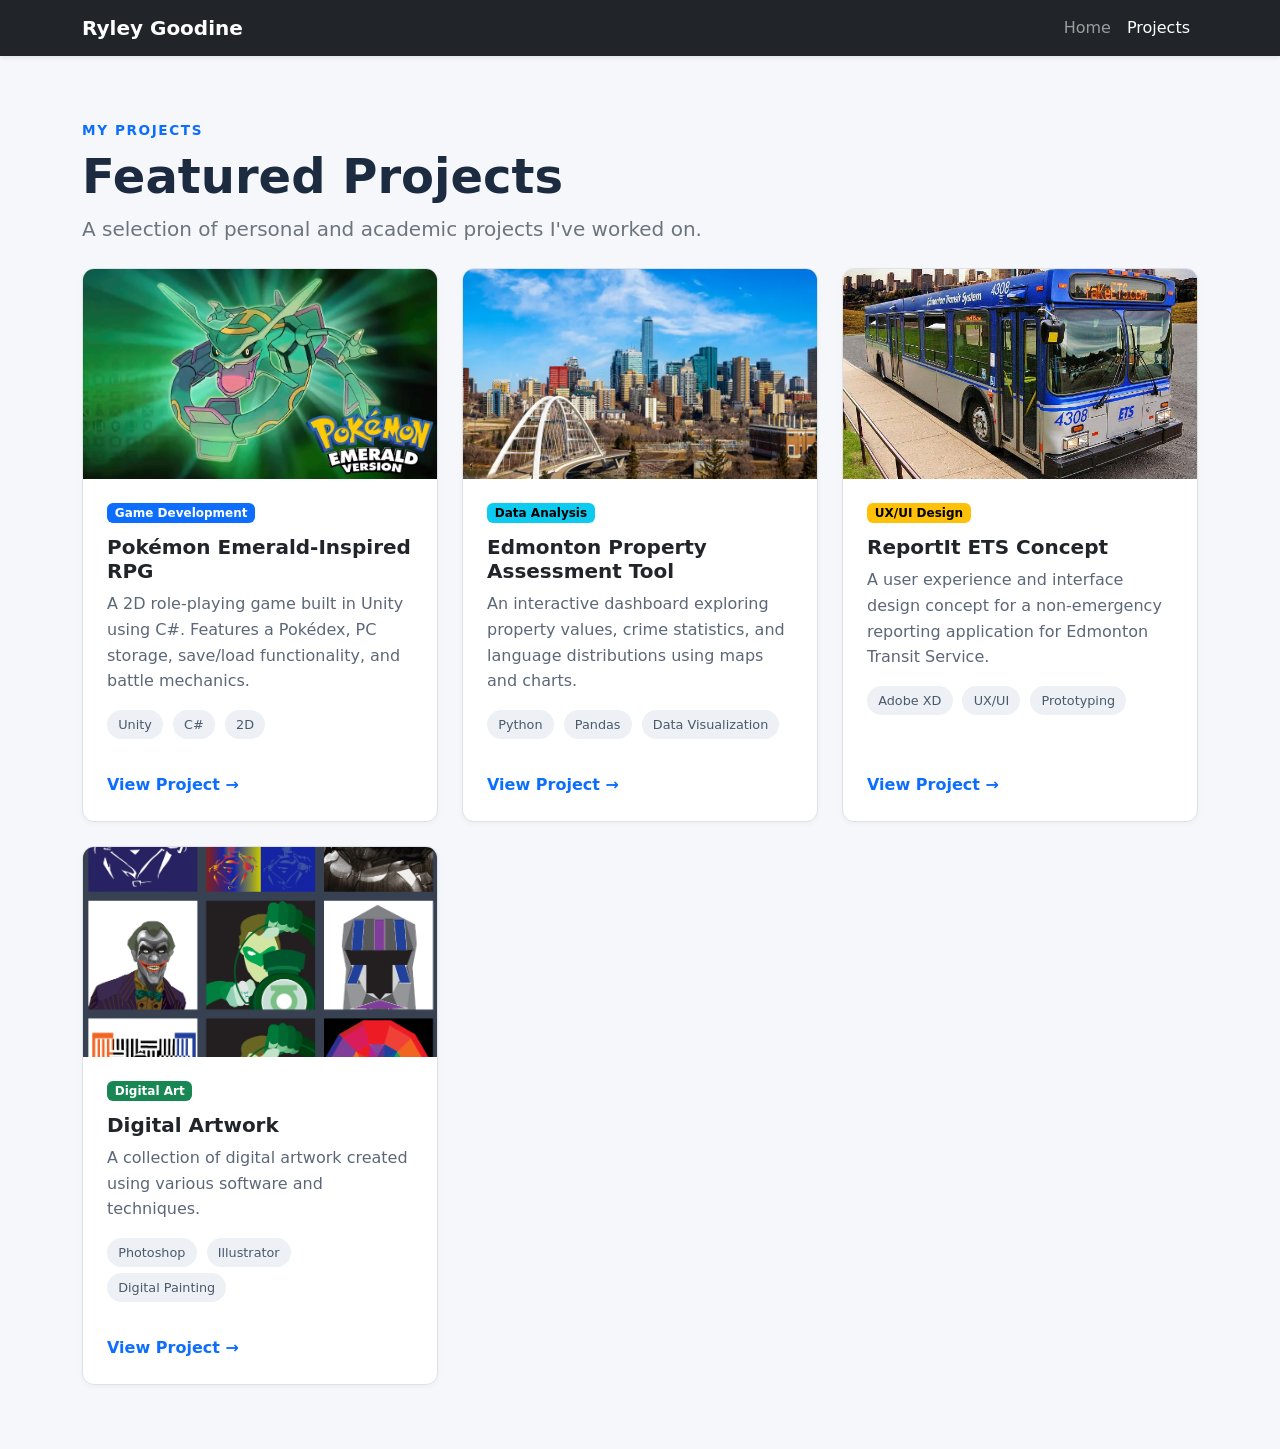
<file: projects.html>
<!DOCTYPE html>
<html lang="en">
	<head>
		<meta charset="UTF-8">
		<meta name="viewport" content="width=device-width, initial-scale=1.0">
		<title>My Projects | Portfolio</title>
		
		<!-- Bootstrap 5.3.8 CSS -->
		 <link href="https://cdn.jsdelivr.net/npm/bootstrap@5.3.8/dist/css/bootstrap.min.css"
		 		rel="stylesheet">
		
	
    <style>
        body { background-color: #f5f7fa; color: #1c2b40; }
        .projects-section { padding: 4rem 0; }

        .section-label {
            color: #0d6efd;
            font-size: 0.85rem;
            font-weight: 700;
            letter-spacing: 0.1rem;
            text-transform: uppercase;
        }

        .project-card-link {
            display: block;
            height: 100%;
            color: inherit;
            text-decoration: none;
            border-radius: 0.75rem;
        }

        .project-card {
            height: 100%;
            overflow: hidden;
            border: 1px solid #dee2e6;
            border-radius: 0.75rem;
            background-color: #fff;
            box-shadow: 0 2px 5px rgba(0, 0, 0, 0.04);
            transition: transform 0.2s ease,
                        box-shadow 0.2s ease,
                        border-color 0.2s ease;
        }

        .project-card-link:hover .project-card,
        .project-card-link:focus-visible .project-card {
            transform: translateY(-5px);
            border-color: #86b7fe;
            box-shadow: 0 10px 25px rgba(0, 0, 0, 0.1);
        }

        .project-card-link:focus-visible {
            outline: 3px solid #0d6efd;
            outline-offset: 4px;
        }

        .project-image {
            width: 100%;
            height: 210px;
            object-fit: cover;
            background-color: #e9ecef;
        }

        .project-card .card-body {
            display: flex;
            flex-direction: column;
            padding: 1.5rem;
        }

        .project-category {
            width: fit-content;
            margin-bottom: 0.75rem;
        }

        .project-description {
            color: #5c6778;
            line-height: 1.6;
        }

        .technology-tag {
            display: inline-block;
            padding: 0.3rem 0.7rem;
            margin: 0 0.3rem 0.4rem 0;
            border-radius: 50rem;
            background-color: #edf1f5;
            color: #4b596b;
            font-size: 0.8rem;
        }

        .project-link {
            margin-top: auto;
            padding-top: 1.25rem;
            color: #0d6efd;
            font-weight: 600;
        }

        .project-card-link:hover .project-link {
            color: #084298;
        }

        @media (prefers-reduced-motion: reduce) {
            .project-card {
                transition: none;
            }

            .project-card-link:hover .project-card {
                transform: none;
            }
        }
    </style>

	</head>

	<body>
    <header>
<nav class="navbar navbar-expand-lg navbar-dark bg-dark sticky-top shadow-sm">
    <div class="container">
        <a class="navbar-brand fw-bold" 
            href="index.html">Ryley Goodine</a>
        <button class="navbar-toggler"
                type="button"
                data-bs-toggle="collapse"
                data-bs-target="#mainNavbar"
                aria-controls="mainNavbar"
                aria-expanded="false"
                aria-label="Toggle navigation">
            <span class="navbar-toggler-icon"></span>
        </button>
        <div class="collapse navbar-collapse" id="mainNavbar">
            <ul class="navbar-nav ms-auto mb-2 mb-lg-0">
                <li class="nav-item"><a class="nav-link" aria-current="page" href="index.html">Home</a></li>
                <li class="nav-item"><a class="nav-link active" href="projects.html">Projects</a></li>
            </ul>
        </div>
    </div>
</nav>
</header>

<main>

	<section class="projects-section">
        <div class="container">

            <!-- Section heading -->
            <header class="mb-4">
                <p class="section-label mb-2">My Projects</p>
                <h1 class="display-5 fw-bold">Featured Projects</h1>
                <p class="text-secondary fs-5">
                    A selection of personal and academic projects I've worked on.
                </p>
            </header>

            <!-- Responsive project grid -->
            <div class="row row-cols-1 row-cols-md-2 row-cols-lg-3 g-4">

                <!-- Project 1 -->
                <div class="col">
                    <a href="projects/pokemon-capstone-project.html"
                       class="project-card-link">
                        <article class="card project-card">
                            <img src="images/pokemon-capstone.jpg"
                                 class="project-image"
                                 alt="Gameplay from a 2D role-playing game"
                                 loading="lazy">

                            <div class="card-body">
                                <span class="badge text-bg-primary project-category">
                                    Game Development
                                </span>

                                <h2 class="h5 fw-bold">
                                    Pokémon Emerald-Inspired RPG
                                </h2>

                                <p class="project-description">
                                    A 2D role-playing game built in Unity using
                                    C#. Features a Pokédex, PC storage,
                                    save/load functionality, and battle mechanics.
                                </p>

                                <div class="mb-2">
                                    <span class="technology-tag">Unity</span>
                                    <span class="technology-tag">C#</span>
                                    <span class="technology-tag">2D</span>
                                </div>

                                <span class="project-link">
                                    View Project &rarr;
                                </span>
                            </div>
                        </article>
                    </a>
                </div>

                <!-- Project 2 -->
                <div class="col">
                    <a href="projects/edmonton-property-tool.html"
                       class="project-card-link">
                        <article class="card project-card">
                            <img src="images/property-assessment.jpg"
                                 class="project-image"
                                 alt="Data visualization dashboard for Edmonton"
                                 loading="lazy">

                            <div class="card-body">
                                <span class="badge text-bg-info project-category">
                                    Data Analysis
                                </span>

                                <h2 class="h5 fw-bold">
                                    Edmonton Property Assessment Tool
                                </h2>

                                <p class="project-description">
                                    An interactive dashboard exploring property
                                    values, crime statistics, and language
                                    distributions using maps and charts.
                                </p>

                                <div class="mb-2">
                                    <span class="technology-tag">Python</span>
                                    <span class="technology-tag">Pandas</span>
                                    <span class="technology-tag">Data Visualization</span>
                                </div>

                                <span class="project-link">
                                    View Project &rarr;
                                </span>
                            </div>
                        </article>
                    </a>
                </div>

                <!-- Project 3 -->
                <div class="col">
                    <a href="projects/reportit-ets.html"
                       class="project-card-link">
                        <article class="card project-card">
                            <img src="images/ets-bus.jpg"
                                 class="project-image"
                                 alt="ReportIt ETS mobile application design concept"
                                 loading="lazy">

                            <div class="card-body">
                                <span class="badge text-bg-warning project-category">
                                    UX/UI Design
                                </span>

                                <h2 class="h5 fw-bold">ReportIt ETS Concept</h2>

                                <p class="project-description">
                                    A user experience and interface design
                                    concept for a non-emergency reporting
                                    application for Edmonton Transit Service.
                                </p>

                                <div class="mb-2">
                                    <span class="technology-tag">Adobe XD</span>
                                    <span class="technology-tag">UX/UI</span>
                                    <span class="technology-tag">Prototyping</span>
                                </div>

                                <span class="project-link">
                                    View Project &rarr;
                                </span>
                            </div>
                        </article>
                    </a>
                </div>

                <!-- Project 4 -->
                <div class="col">
                    <a href="projects/artwork.html"
                       class ="project-card-link">
                        <article class="card project-card">
                            <img src="images/artwork.png"
                                 class="project-image"
                                 alt="Digital artwork of a fantasy landscape"
                                 loading="lazy">

                            <div class="card-body">
                                <span class="badge text-bg-success project-category">
                                    Digital Art
                                </span>

                                <h2 class="h5 fw-bold">Digital Artwork</h2>

                                <p class="project-description">
                                    A collection of digital artwork created
                                    using various software and techniques.
                                </p>

                                <div class="mb-2">
                                    <span class="technology-tag">Photoshop</span>
                                    <span class="technology-tag">Illustrator</span>
                                    <span class="technology-tag">Digital Painting</span>
                                </div>

                                <span class="project-link">
                                    View Project &rarr;
                                </span>
                            </div>
                        </article>

                    </a>
                </div>

            </div>
        </div>
    </section>
		</main>

        <footer></footer>

        	<!-- Bootstrap JavaScript bundle -->
    <script src="https://cdn.jsdelivr.net/npm/bootstrap@5.3.8/dist/js/bootstrap.bundle.min.js"></script>
    <script src="https://player.vimeo.com/api/player.js"></script>

	</body>
</file>
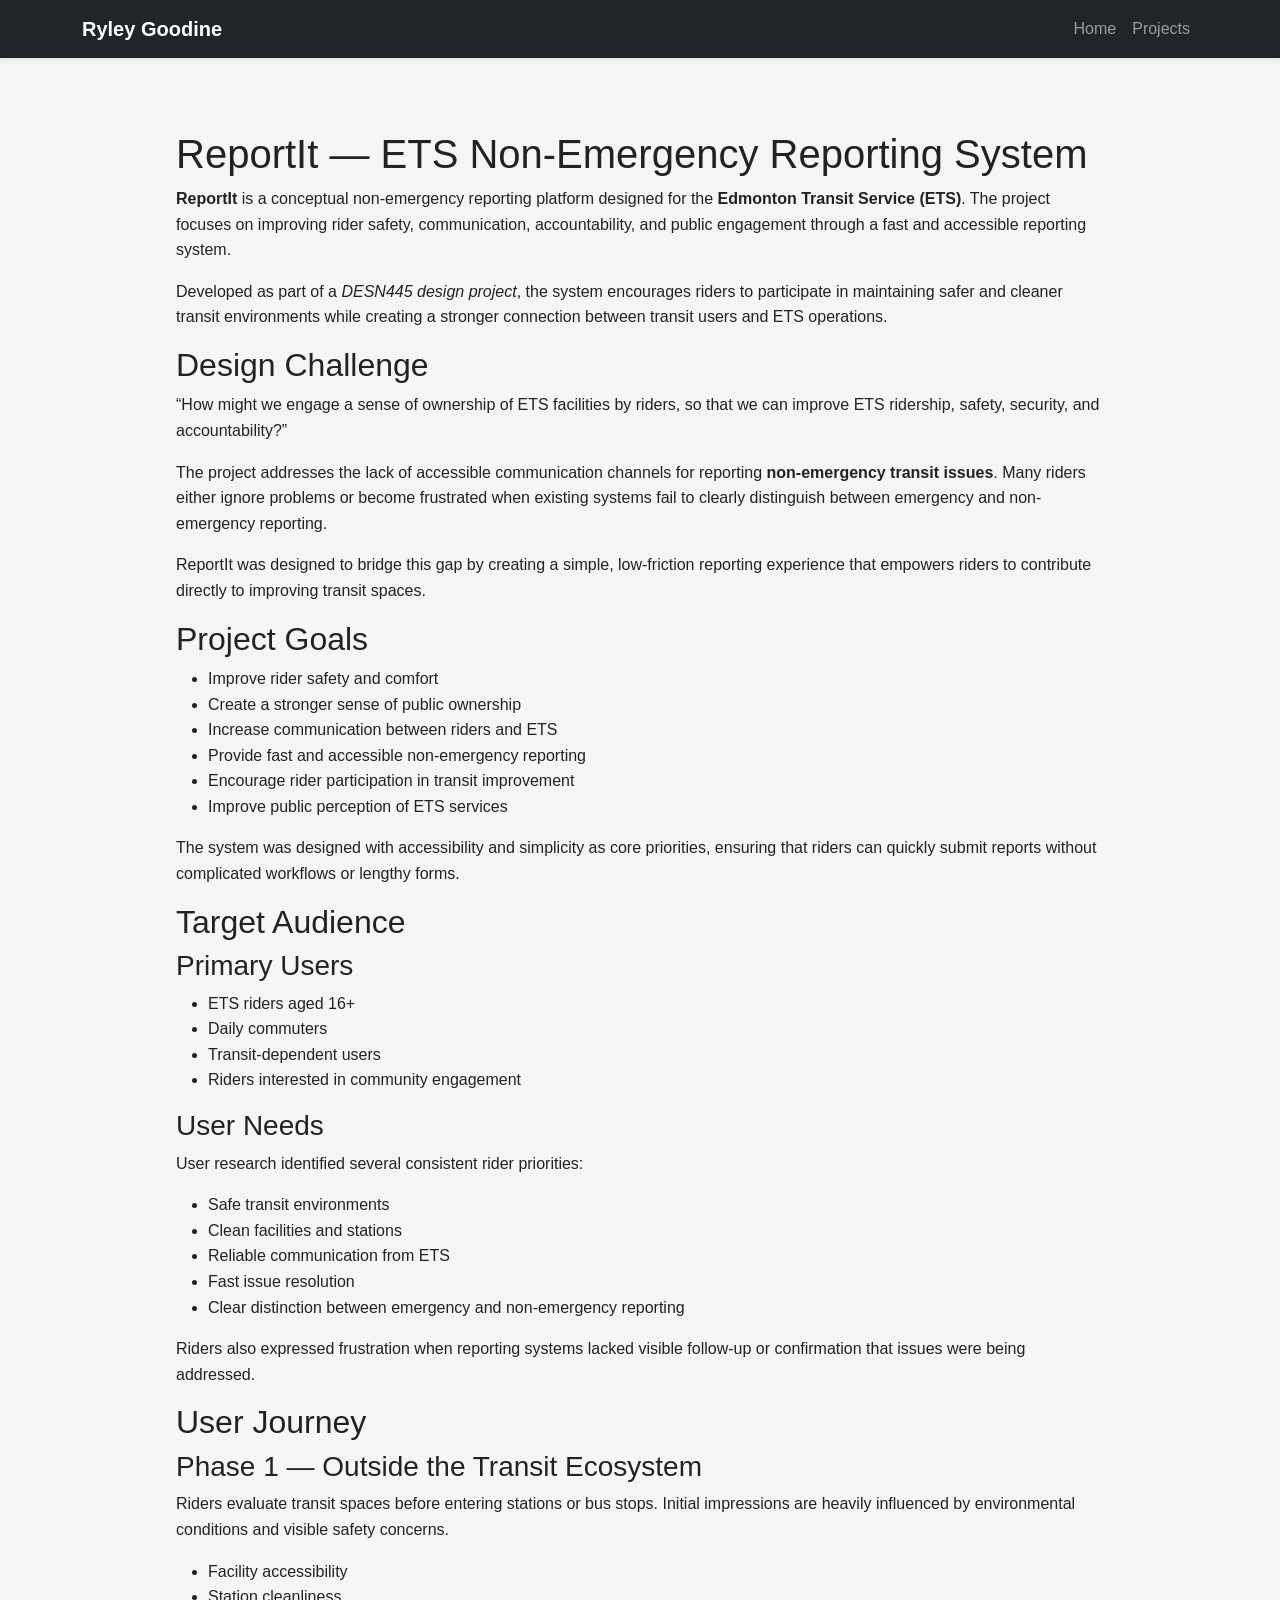
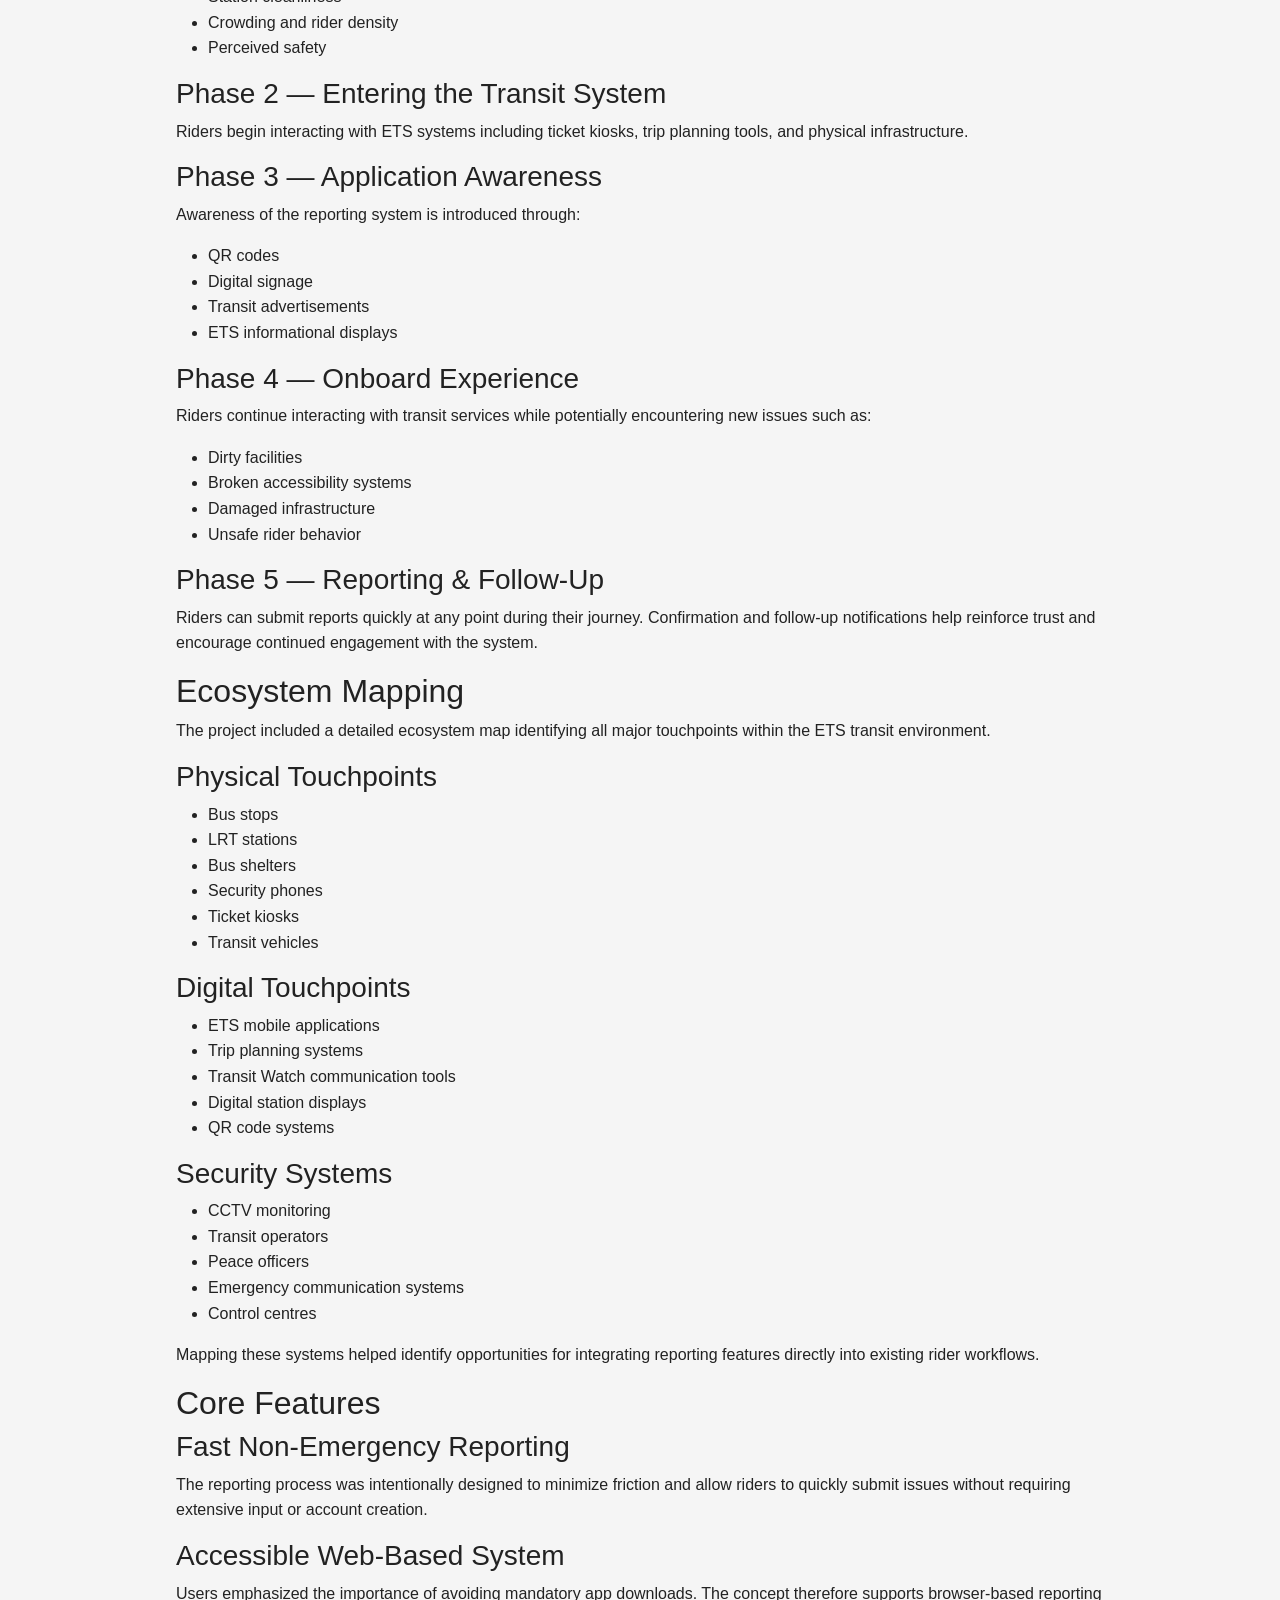
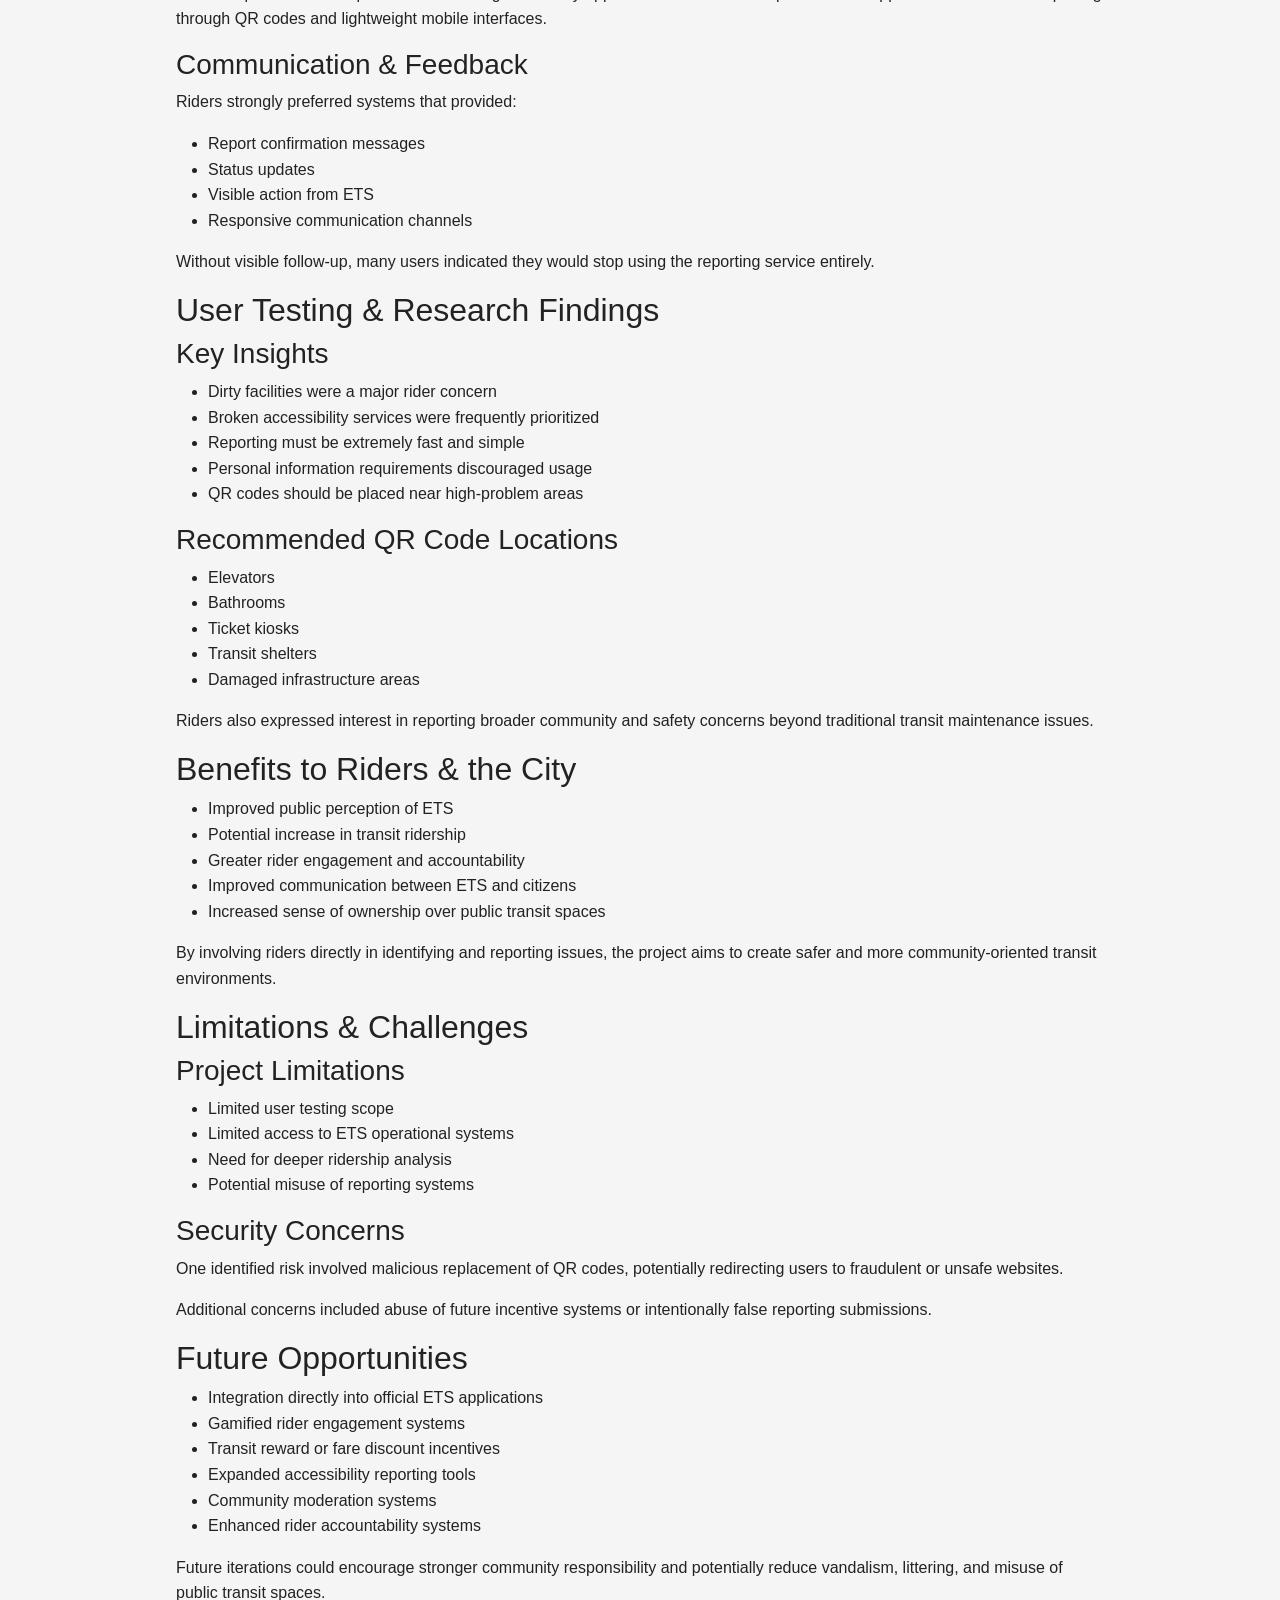
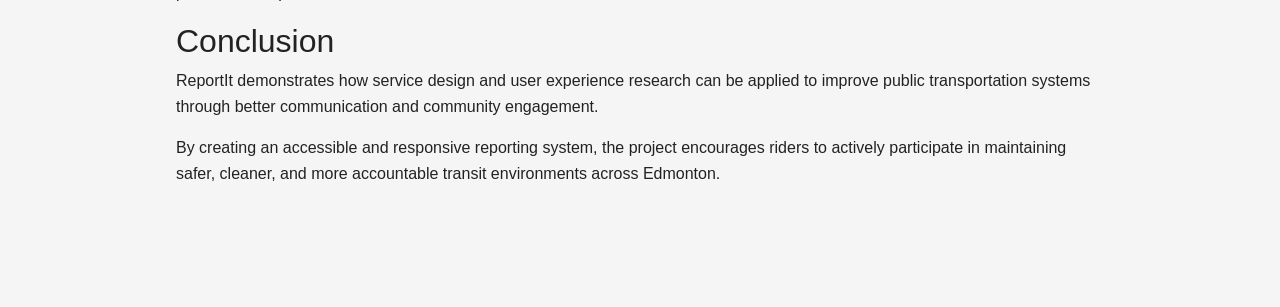
<file: projects/reportit-ets.html>
<!DOCTYPE html>
<html lang="en">
<head>
    <meta charset="UTF-8">
    <meta name="viewport" content="width=device-width, initial-scale=1.0">
    <title>ReportIt ETS</title>
	
	<!-- Bootstrap 5.3.8 CSS -->
	<link href="https://cdn.jsdelivr.net/npm/bootstrap@5.3.8/dist/css/bootstrap.min.css"
		   rel="stylesheet">
	<link rel="stylesheet" href="../css/style.css">
</head>

<body>

	<!-- Header -->
	<header>
		<nav class="navbar navbar-expand-lg navbar-dark bg-dark sticky-top shadow-sm">
			<div class="container">
				<a class="navbar-brand fw-bold" 
					href="index.html">Ryley Goodine</a>
				<button class="navbar-toggler"
						type="button"
						data-bs-toggle="collapse"
						data-bs-target="#mainNavbar"
						aria-controls="mainNavbar"
						aria-expanded="false"
						aria-label="Toggle navigation">
					<span class="navbar-toggler-icon"></span>
				</button>
				<div class="collapse navbar-collapse" id="mainNavbar">
					<ul class="navbar-nav ms-auto mb-2 mb-lg-0">
						<li class="nav-item"><a class="nav-link" href="index.html">Home</a></li>
						<li class="nav-item"><a class="nav-link" href="projects.html">Projects</a></li>
					</ul>
				</div>
			</div>
		</nav>
	</header>


	<main>
		<div class="container">


			<!-- ETS Bus Safety User Experience Redesign -->

<!--  -->
<section>
<h1>ReportIt — ETS Non-Emergency Reporting System</h1>

<p><strong>ReportIt</strong> is a conceptual non-emergency reporting platform designed for the
<strong>Edmonton Transit Service (ETS)</strong>. The project focuses on improving rider safety,
communication, accountability, and public engagement through a fast and accessible reporting system.</p>

<p>Developed as part of a <em>DESN445 design project</em>, the system encourages riders to participate in
maintaining safer and cleaner transit environments while creating a stronger connection between transit
users and ETS operations.</p>
</section>


<!---->
<section>
<h2>Design Challenge</h2>
<blockquote><p>“How might we engage a sense of ownership of ETS facilities by riders, so that we can improve
ETS ridership, safety, security, and accountability?”</p></blockquote>

<p>The project addresses the lack of accessible communication channels for reporting <strong>non-emergency
transit issues</strong>. Many riders either ignore problems or become frustrated when existing systems fail to
clearly distinguish between emergency and non-emergency reporting. </p>

<p>ReportIt was designed to bridge this gap by creating a simple, low-friction reporting experience that
empowers riders to contribute directly to improving transit spaces.</p>
</section>


<!-- -->
<section>
<h2>Project Goals</h2>

<ul>
<li>Improve rider safety and comfort</li>
<li>Create a stronger sense of public ownership</li>
<li>Increase communication between riders and ETS</li>
<li>Provide fast and accessible non-emergency reporting</li>
<li>Encourage rider participation in transit improvement</li>
<li>Improve public perception of ETS services</li>
</ul>

<p>The system was designed with accessibility and simplicity as core priorities, ensuring that riders can
quickly submit reports without complicated workflows or lengthy forms.</p>
</section>


<!-- -->
<section>
<h2>Target Audience</h2>

<h3>Primary Users</h3>
<ul>
<li>ETS riders aged 16+</li>
<li>Daily commuters</li>
<li>Transit-dependent users</li>
<li>Riders interested in community engagement</li>
</ul>

<h3>User Needs</h3>
<p>User research identified several consistent rider priorities:</p>
<ul>
<li>Safe transit environments</li>
<li>Clean facilities and stations</li>
<li>Reliable communication from ETS</li>
<li>Fast issue resolution</li>
<li>Clear distinction between emergency and non-emergency reporting</li>
</ul>

<p>Riders also expressed frustration when reporting systems lacked visible follow-up or confirmation that 
issues were being addressed.</p>
</section>


<!-- -->
<section>
<h2>User Journey</h2>

<h3>Phase 1 — Outside the Transit Ecosystem</h3>
<p>Riders evaluate transit spaces before entering stations or bus stops. Initial impressions are heavily
influenced by environmental conditions and visible safety concerns.</p>
<ul>
<li>Facility accessibility</li>
<li>Station cleanliness</li>
<li>Crowding and rider density</li>
<li>Perceived safety</li>
</ul>

<h3>Phase 2 — Entering the Transit System</h3>
<p>Riders begin interacting with ETS systems including ticket kiosks, trip planning tools, and physical
infrastructure.</p>

<h3>Phase 3 — Application Awareness</h3>
<p>Awareness of the reporting system is introduced through:</p>
<ul>
<li>QR codes</li>
<li>Digital signage</li>
<li>Transit advertisements</li>
<li>ETS informational displays</li>
</ul>

<h3>Phase 4 — Onboard Experience</h3>
<p>Riders continue interacting with transit services while potentially encountering new issues such as:</p>
<ul>
<li>Dirty facilities</li>
<li>Broken accessibility systems</li>
<li>Damaged infrastructure</li>
<li>Unsafe rider behavior</li>
</ul>

<h3>Phase 5 — Reporting & Follow-Up</h3>
<p>Riders can submit reports quickly at any point during their journey. Confirmation and follow-up notifications
help reinforce trust and encourage continued engagement with the system.</p>
</section>


<!-- -->
<section>
<h2>Ecosystem Mapping</h2>
<p>The project included a detailed ecosystem map identifying all major touchpoints within the ETS transit
environment.</p>

<h3>Physical Touchpoints</h3>
<ul>
<li>Bus stops</li>
<li>LRT stations</li>
<li>Bus shelters</li>
<li>Security phones</li>
<li>Ticket kiosks</li>
<li>Transit vehicles</li>
</ul>

<h3>Digital Touchpoints</h3>
<ul>
<li>ETS mobile applications</li>
<li>Trip planning systems</li>
<li>Transit Watch communication tools</li>
<li>Digital station displays</li>
<li>QR code systems</li>
</ul>

<h3>Security Systems</h3>
<ul>
<li>CCTV monitoring</li>
<li>Transit operators</li>
<li>Peace officers</li>
<li>Emergency communication systems</li>
<li>Control centres</li>
</ul>
<p>Mapping these systems helped identify opportunities for integrating reporting features directly into
existing rider workflows.</p>
</section>


<!-- -->
<section>
<h2>Core Features</h2>

<h3>Fast Non-Emergency Reporting</h3>
<p>The reporting process was intentionally designed to minimize friction and allow riders to quickly submit
issues without requiring extensive input or account creation.</p>

<h3>Accessible Web-Based System</h3>
<p>Users emphasized the importance of avoiding mandatory app downloads. The concept therefore supports
browser-based reporting through QR codes and lightweight mobile interfaces.</p>

<h3>Communication & Feedback</h3>
<p>Riders strongly preferred systems that provided:</p>
<ul>
<li>Report confirmation messages</li>
<li>Status updates</li>
<li>Visible action from ETS</li>
<li>Responsive communication channels</li>
</ul>
<p>Without visible follow-up, many users indicated they would stop using the reporting service entirely.</p>
</section>


<!-- -->
<section>
<h2>User Testing & Research Findings</h2>

<h3>Key Insights</h3>
<ul>
<li>Dirty facilities were a major rider concern</li>
<li>Broken accessibility services were frequently prioritized</li>
<li>Reporting must be extremely fast and simple</li>
<li>Personal information requirements discouraged usage</li>
<li>QR codes should be placed near high-problem areas</li>
</ul>

<h3>Recommended QR Code Locations</h3>
<ul>
<li>Elevators</li>
<li>Bathrooms</li>
<li>Ticket kiosks</li>
<li>Transit shelters</li>
<li>Damaged infrastructure areas</li>
</ul>
<p>Riders also expressed interest in reporting broader community and safety concerns beyond traditional transit
maintenance issues.</p>
</section>


<!-- -->
<section>
<h2>Benefits to Riders & the City</h2>
<ul>
<li>Improved public perception of ETS</li>
<li>Potential increase in transit ridership</li>
<li>Greater rider engagement and accountability</li>
<li>Improved communication between ETS and citizens</li>
<li>Increased sense of ownership over public transit spaces</li>
</ul>
<p>By involving riders directly in identifying and reporting issues, the project aims to create safer and more
community-oriented transit environments.</p>
</section>


<!-- -->
<section>
<h2>Limitations & Challenges</h2>

<h3>Project Limitations</h3>
<ul>
<li>Limited user testing scope</li>
<li>Limited access to ETS operational systems</li>
<li>Need for deeper ridership analysis</li>
<li>Potential misuse of reporting systems</li>
</ul>

<h3>Security Concerns</h3>
<p>One identified risk involved malicious replacement of QR codes, potentially redirecting users to fraudulent
or unsafe websites.</p>
<p>Additional concerns included abuse of future incentive systems or intentionally false reporting
submissions.</p>
</section>


<!-- -->
<section>
<h2>Future Opportunities</h2>
<ul>
<li>Integration directly into official ETS applications</li>
<li>Gamified rider engagement systems</li>
<li>Transit reward or fare discount incentives</li>
<li>Expanded accessibility reporting tools</li>
<li>Community moderation systems</li>
<li>Enhanced rider accountability systems</li>
</ul>
<p>Future iterations could encourage stronger community responsibility and potentially reduce vandalism,
littering, and misuse of public transit spaces.</p>
</section>


<!-- -->
<section>
<h2>Conclusion</h2>
<p>ReportIt demonstrates how service design and user experience research can be applied to improve public
transportation systems through better communication and community engagement.</p>
<p>By creating an accessible and responsive reporting system, the project encourages riders to actively
participate in maintaining safer, cleaner, and more accountable transit environments across Edmonton.</p>
</section>


		</div>
	</main>

	
<footer></footer>

	<script src="https://cdn.jsdelivr.net/npm/bootstrap@5.3.8/dist/js/bootstrap.bundle.min.js"></script>
    <script src="https://player.vimeo.com/api/player.js"></script>

</body>
</file>
<file: css/style.css>
* {
    box-sizing: border-box;
}

body {
    margin: 0;
    font-family: Arial, sans-serif;
    line-height: 1.6;
    color: #222;
    background: #f5f5f5;
}

nav {
    display: flex;
    flex-wrap: wrap;
    gap: 1.5rem;
    padding: 1rem 2rem;
    background: #222;
}

nav a {
    color: white;
    text-decoration: none;
}

main {
    max-width: 1000px;
    margin: 3rem auto;
    padding: 1.5rem;
}

footer {
    padding: 1rem;
    text-align: center;
}
</file>
